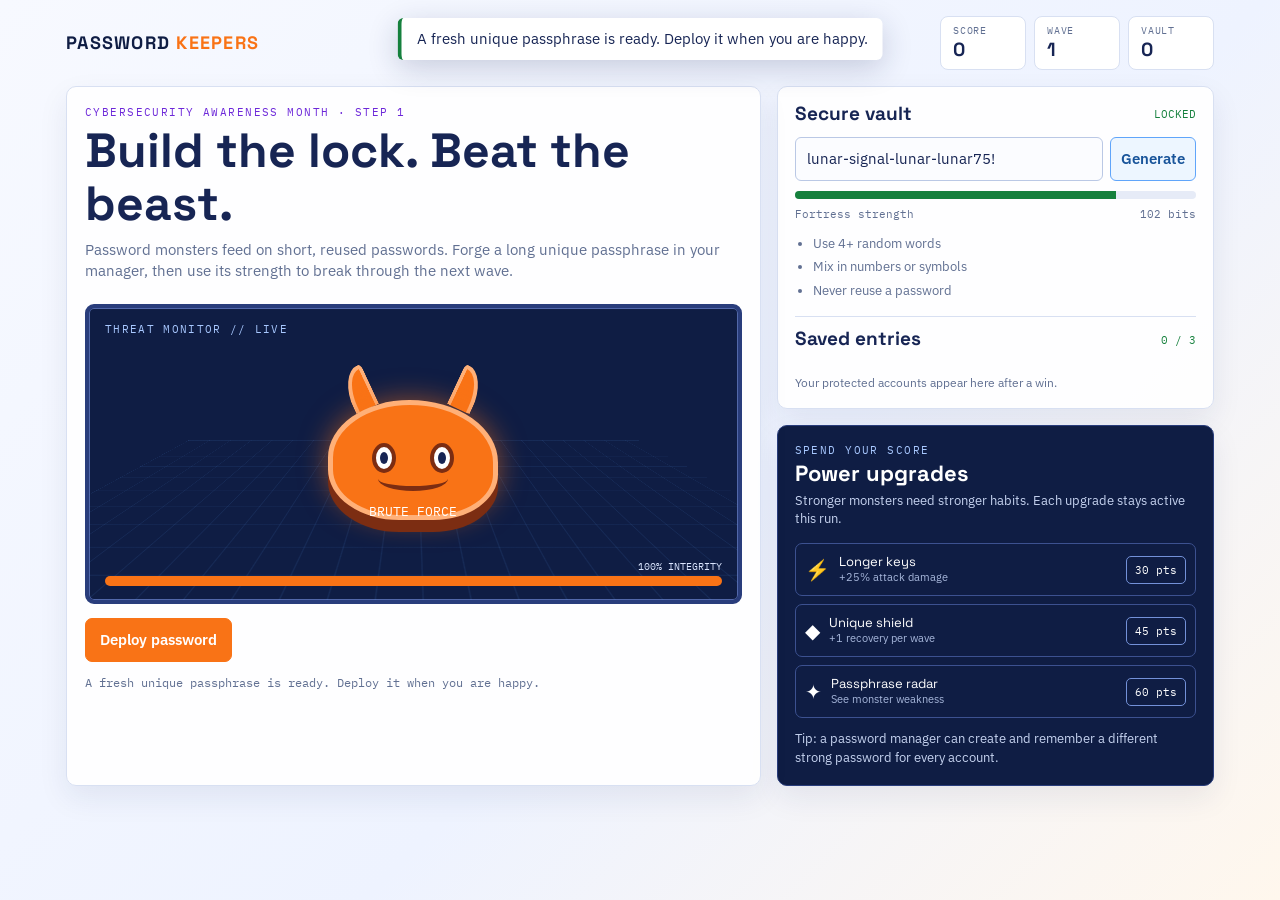
<file: game1.html>
<!doctype html>
<html lang="en">
<head>
<meta charset="utf-8">
<meta name="viewport" content="width=device-width,initial-scale=1,viewport-fit=cover">
<title>Password Keepers</title>
<link rel="preconnect" href="https://fonts.googleapis.com">
<link rel="preconnect" href="https://fonts.gstatic.com" crossorigin>
<link href="https://fonts.googleapis.com/css2?family=Space+Grotesk:wght@500;700&family=IBM+Plex+Mono:wght@500&family=IBM+Plex+Sans:wght@400;500;600&display=swap" rel="stylesheet">
<style>
:root{--ink:#172554;--deep:#0f1d44;--paper:#f7f9ff;--white:#fff;--line:#d8e0f2;--sky:#60a5fa;--violet:#6d28d9;--coral:#f97316;--good:#15803d;--bad:#be123c;--mute:#617092;--display:"Space Grotesk","Trebuchet MS",sans-serif;--body:"IBM Plex Sans",sans-serif;--mono:"IBM Plex Mono",monospace}
*{box-sizing:border-box}body{margin:0;background:linear-gradient(135deg,#f7f9ff 0%,#eef3ff 58%,#fff7ed 100%);color:var(--ink);font-family:var(--body);font-size:15px;line-height:1.45}button,input{font:inherit}button{cursor:pointer}button:focus-visible,input:focus-visible{outline:3px solid var(--sky);outline-offset:2px}.app{min-height:100vh;max-width:1180px;margin:auto;padding:16px}.top{display:flex;align-items:center;gap:14px;flex-wrap:wrap;margin-bottom:16px}.brand{font-family:var(--display);font-weight:700;letter-spacing:.07em;color:var(--deep);font-size:18px;margin-right:auto}.brand span{color:var(--coral)}.statbar{display:flex;gap:8px;flex-wrap:wrap}.stat{background:var(--white);border:1px solid var(--line);border-radius:8px;padding:7px 12px;min-width:86px}.stat label{display:block;color:var(--mute);font:10px var(--mono);letter-spacing:.08em;text-transform:uppercase}.stat output{font:700 19px var(--display)}
.layout{display:grid;grid-template-columns:minmax(0,1.35fr) minmax(290px,.85fr);gap:16px}.panel{background:rgba(255,255,255,.92);border:1px solid var(--line);border-radius:10px;box-shadow:0 12px 30px rgba(23,37,84,.08)}.arena{padding:18px;position:relative;overflow:hidden;min-height:570px}.eyebrow{font:11px var(--mono);letter-spacing:.13em;text-transform:uppercase;color:var(--violet)}h1,h2,h3{font-family:var(--display);line-height:1.1;margin:0}h1{font-size:clamp(28px,4vw,48px);max-width:650px;margin:6px 0 8px}h2{font-size:22px}p{margin:0}.lede{color:var(--mute);max-width:640px}.zone{position:relative;height:300px;margin-top:22px;border-radius:9px;background:var(--deep);overflow:hidden;border:4px solid #293d7c;box-shadow:inset 0 0 0 1px #5268aa}.zone:before{content:"";position:absolute;inset:0;background-image:linear-gradient(rgba(96,165,250,.1) 1px,transparent 1px),linear-gradient(90deg,rgba(96,165,250,.1) 1px,transparent 1px);background-size:30px 30px;transform:perspective(220px) rotateX(38deg) scale(1.6);transform-origin:bottom}.zone-label{position:absolute;left:16px;top:14px;color:#a8c8ff;font:11px var(--mono);letter-spacing:.12em}.monster{position:absolute;left:50%;top:52%;transform:translate(-50%,-50%);width:min(52vw,250px);height:150px;display:grid;place-items:center;transition:filter .2s,transform .2s}.monster .body{position:absolute;width:170px;height:120px;border-radius:48% 52% 38% 42%;background:var(--coral);border:5px solid #ffb078;box-shadow:0 12px 0 #7c2d12,0 0 28px rgba(249,115,22,.55)}.monster .horn{position:absolute;top:-18px;width:25px;height:44px;background:var(--coral);border:4px solid #ffb078;border-bottom:0}.horn.left{left:58px;transform:rotate(-25deg);border-radius:90% 15% 0 0}.horn.right{right:58px;transform:rotate(25deg);border-radius:15% 90% 0 0}.face{position:relative;z-index:2;display:flex;gap:34px;align-items:center;margin-top:-3px}.eye{width:24px;height:30px;border-radius:50%;background:#fff;border:4px solid #7c2d12;position:relative}.eye:after{content:"";position:absolute;width:8px;height:12px;border-radius:50%;background:#172554;left:4px;top:5px}.mouth{position:absolute;top:82px;left:50%;width:70px;height:24px;border-bottom:5px solid #7c2d12;border-radius:50%;transform:translateX(-50%)}.monster.hit{animation:hit .35s ease}.monster.defeated{filter:grayscale(1);opacity:.28;transform:translate(-50%,-50%) scale(.6)}@keyframes hit{25%{transform:translate(-54%,-50%) rotate(-5deg)}75%{transform:translate(-46%,-50%) rotate(5deg)}}.monster-name{position:absolute;bottom:15px;left:50%;transform:translateX(-50%);color:#fff;font:13px var(--mono);white-space:nowrap;z-index:3}.health{position:absolute;left:16px;right:16px;bottom:14px;height:10px;background:#1f2c56;border-radius:5px;overflow:hidden}.health i{display:block;height:100%;width:100%;background:var(--coral);transition:width .25s}.health-label{position:absolute;right:16px;bottom:27px;color:#dbe6ff;font:10px var(--mono)}.power-row{display:flex;gap:8px;flex-wrap:wrap;align-items:center;margin-top:14px}.btn{border:1px solid var(--violet);border-radius:7px;background:var(--violet);color:#fff;font-weight:600;padding:10px 14px}.btn:hover:not(:disabled){filter:brightness(1.1);transform:translateY(-1px)}.btn.secondary{background:#fff;color:var(--violet)}.btn.danger{background:var(--coral);border-color:var(--coral)}.btn:disabled{opacity:.45;cursor:not-allowed}.powers{display:flex;gap:6px;flex-wrap:wrap}.power{padding:7px 9px;border-radius:6px;background:#edf2ff;border:1px solid #c9d6f4;color:var(--ink);font:11px var(--mono)}.power.ready{border-color:var(--good);color:var(--good);background:#effcf3}.log{margin-top:13px;min-height:34px;color:var(--mute);font:12px var(--mono)}
.side{display:flex;flex-direction:column;gap:16px}.vault,.upgrade{padding:17px}.side-head{display:flex;justify-content:space-between;align-items:center;gap:10px;margin-bottom:12px}.side-head h2{font-size:19px}.lock{font:11px var(--mono);color:var(--good)}.field{display:flex;gap:7px;margin-bottom:10px}.field input{min-width:0;flex:1;border:1px solid #bac8e5;border-radius:6px;padding:10px 11px;color:var(--ink);background:#fbfcff}.small-btn{border:1px solid var(--sky);background:#edf6ff;color:#18549a;border-radius:6px;padding:8px 10px;font-weight:600}.meter{height:8px;background:#e6ebf7;border-radius:4px;overflow:hidden;margin:5px 0 8px}.meter i{height:100%;display:block;width:0;background:var(--bad);transition:width .2s,background .2s}.strength{font:11px var(--mono);color:var(--mute);display:flex;justify-content:space-between}.tips{padding:0 0 0 18px;margin:14px 0 0;color:var(--mute);font-size:13px}.tips li{margin:5px 0}.saved{border-top:1px solid var(--line);margin-top:15px;padding-top:12px}.saved-list{display:flex;flex-direction:column;gap:6px;margin-top:8px}.saved-item{display:flex;justify-content:space-between;gap:8px;padding:7px 8px;border-radius:5px;background:#f2f5fc;font:11px var(--mono)}.saved-item b{color:var(--good);font-weight:500}.upgrade{background:var(--deep);color:#fff;border-color:#293d7c}.upgrade .eyebrow{color:#a8c8ff}.upgrade h2{margin:4px 0 6px}.upgrade p{color:#c6d3f0;font-size:13px}.upgrade-grid{display:grid;gap:8px;margin-top:14px}.upgrade-item{display:flex;align-items:center;gap:9px;padding:9px;border:1px solid #3c5190;border-radius:7px}.upgrade-item .icon{font-size:20px}.upgrade-item .u-copy{margin-right:auto}.upgrade-item strong{display:block;font:13px var(--display)}.upgrade-item small{display:block;color:#a8b8dc;font-size:11px}.buy{font:11px var(--mono);padding:6px 8px;border:1px solid #7391d8;border-radius:5px;background:transparent;color:#fff}.buy:not(:disabled):hover{background:#344c91}.buy:disabled{opacity:.45}.note{font-size:12px;color:var(--mute);margin-top:12px}.toast{position:fixed;left:50%;top:18px;transform:translate(-50%,-12px);opacity:0;pointer-events:none;background:#fff;border-left:4px solid var(--good);box-shadow:0 8px 30px rgba(23,37,84,.2);padding:10px 15px;border-radius:6px;transition:.2s;z-index:5}.toast.show{opacity:1;transform:translate(-50%,0)}.toast.bad{border-left-color:var(--bad)}
@media(max-width:780px){.layout{grid-template-columns:1fr}.arena{min-height:0}.zone{height:280px}}@media(max-width:480px){.app{padding:10px}.arena,.vault,.upgrade{padding:13px}.stat{min-width:76px;padding:6px 8px}.stat output{font-size:16px}.zone{height:250px}.monster{transform:translate(-50%,-50%) scale(.84)}.monster.defeated{transform:translate(-50%,-50%) scale(.5)}.toast{top:72px}}
@media(prefers-reduced-motion:reduce){*{transition:none!important;animation:none!important}}
</style>
</head>
<body>
<main class="app">
	<header class="top"><div class="brand">PASSWORD <span>KEEPERS</span></div><div class="statbar"><div class="stat"><label>Score</label><output id="score">0</output></div><div class="stat"><label>Wave</label><output id="wave">1</output></div><div class="stat"><label>Vault</label><output id="vaultCount">0</output></div></div></header>
	<div class="layout">
		<section class="panel arena" aria-labelledby="title">
			<div class="eyebrow">Cybersecurity Awareness Month · Step 1</div>
			<h1 id="title">Build the lock. Beat the beast.</h1>
			<p class="lede">Password monsters feed on short, reused passwords. Forge a long unique passphrase in your manager, then use its strength to break through the next wave.</p>
			<div class="zone" aria-label="Password monster battle arena">
				<div class="zone-label">THREAT MONITOR // LIVE</div>
				<div class="monster" id="monster"><i class="horn left"></i><i class="horn right"></i><i class="body"></i><div class="face"><i class="eye"></i><i class="eye"></i></div><i class="mouth"></i><strong class="monster-name" id="monsterName">BRUTE FORCE</strong></div>
				<div class="health-label"><span id="healthText">100</span>% INTEGRITY</div><div class="health"><i id="healthBar"></i></div>
			</div>
			<div class="power-row"><button class="btn danger" id="attack" type="button">Deploy password</button><div class="powers" id="powerList"></div></div>
			<div class="log" id="log" role="status">Your manager is ready. Forge a password to deploy your first defense.</div>
		</section>
		<aside class="side">
			<section class="panel vault" aria-labelledby="vaultTitle">
				<div class="side-head"><h2 id="vaultTitle">Secure vault</h2><span class="lock">LOCKED</span></div>
				<div class="field"><input id="password" type="text" autocomplete="off" placeholder="Type or generate a passphrase" aria-label="Password to test"><button class="small-btn" id="generate" type="button">Generate</button></div>
				<div class="meter"><i id="meterBar"></i></div><div class="strength"><span id="strengthText">No password yet</span><span id="bits">0 bits</span></div>
				<ul class="tips"><li>Use 4+ random words</li><li>Mix in numbers or symbols</li><li>Never reuse a password</li></ul>
				<div class="saved"><div class="side-head"><h2>Saved entries</h2><span class="lock" id="savedCount">0 / 3</span></div><div class="saved-list" id="savedList"><span class="note">Your protected accounts appear here after a win.</span></div></div>
			</section>
			<section class="panel upgrade" aria-labelledby="upgradeTitle"><div class="eyebrow">Spend your score</div><h2 id="upgradeTitle">Power upgrades</h2><p>Stronger monsters need stronger habits. Each upgrade stays active this run.</p><div class="upgrade-grid"><div class="upgrade-item"><span class="icon">⚡</span><div class="u-copy"><strong>Longer keys</strong><small>+25% attack damage</small></div><button class="buy" data-upgrade="long" type="button">30 pts</button></div><div class="upgrade-item"><span class="icon">◆</span><div class="u-copy"><strong>Unique shield</strong><small>+1 recovery per wave</small></div><button class="buy" data-upgrade="shield" type="button">45 pts</button></div><div class="upgrade-item"><span class="icon">✦</span><div class="u-copy"><strong>Passphrase radar</strong><small>See monster weakness</small></div><button class="buy" data-upgrade="radar" type="button">60 pts</button></div></div><p class="note">Tip: a password manager can create and remember a different strong password for every account.</p></section>
		</aside>
	</div>
</main><div class="toast" id="toast" role="status"></div>
<script>
const words=['orbit','cactus','velvet','signal','comet','harbor','maple','lunar','pixel','thunder','quartz','meadow','rocket','violet','copper','glacier'];
const monsters=[['BRUTE FORCE',70,'long passwords'],['REUSE WRAITH',105,'unique passwords'],['PHISHING FIEND',145,'careful passwords'],['VAULT TITAN',205,'a password manager']];
const state={score:0,wave:1,hp:70,maxHp:70,password:'',entries:0,upgrades:{long:false,shield:false,radar:false},power:0};
const $=id=>document.getElementById(id); const monster=$('monster');
function render(){const strength=measure(state.password);$('score').textContent=state.score;$('wave').textContent=state.wave;$('vaultCount').textContent=state.entries;$('healthBar').style.width=Math.max(0,state.hp/state.maxHp*100)+'%';$('healthText').textContent=Math.max(0,Math.round(state.hp/state.maxHp*100));$('monsterName').textContent=monsters[Math.min(state.wave-1,monsters.length-1)][0];$('meterBar').style.width=strength+'%';$('meterBar').style.background=strength>75?'#15803d':strength>45?'#f97316':'#be123c';$('strengthText').textContent=state.password?(strength>75?'Fortress strength':strength>45?'Getting stronger':'Too easy to crack'):'No password yet';$('bits').textContent=Math.round(strength*1.28)+' bits';$('attack').disabled=!state.password||state.hp<=0;document.querySelectorAll('.buy').forEach(button=>{const key=button.dataset.upgrade;button.disabled=state.score<Number(button.textContent)||state.upgrades[key];if(state.upgrades[key])button.textContent='OWNED'});$('powerList').innerHTML=Object.entries(state.upgrades).filter(([,owned])=>owned).map(([key])=>'<span class="power ready">'+({long:'LONGER KEYS',shield:'UNIQUE SHIELD',radar:'RADAR ONLINE'}[key])+'</span>').join('');}
function measure(value){if(!value)return 0;let score=Math.min(58,value.length*4);if(/[A-Z]/.test(value))score+=10;if(/[0-9]/.test(value))score+=10;if(/[^A-Za-z0-9 ]/.test(value))score+=12;if(value.trim().split(/\s+/).length>=4)score+=18;return Math.min(100,score)}
function makePassword(){const chosen=[];for(let i=0;i<4;i++)chosen.push(words[Math.floor(Math.random()*words.length)]);$('password').value=chosen.join('-')+Math.floor(Math.random()*90+10)+'!';state.password=$('password').value;render();say('A fresh unique passphrase is ready. Deploy it when you are happy.');}
function say(text,bad=false){$('log').textContent=text;const toast=$('toast');toast.textContent=text;toast.className='toast show'+(bad?' bad':'');clearTimeout(say.timer);say.timer=setTimeout(()=>toast.className='toast',2600)}
function attack(){const strength=measure(state.password);if(strength<55){say('The monster cracked that password. Add length, words, numbers, or symbols.',true);monster.classList.add('hit');setTimeout(()=>monster.classList.remove('hit'),350);return}let damage=Math.max(20,Math.round(strength*.62));if(state.upgrades.long)damage=Math.round(damage*1.25);if(state.upgrades.radar)damage+=12;state.hp-=damage;monster.classList.add('hit');setTimeout(()=>monster.classList.remove('hit'),350);if(state.hp>0){say('Direct hit! '+damage+' integrity removed. Keep building your password.');render();return}monster.classList.add('defeated');const reward=25+state.wave*15+Math.round(strength/5);state.score+=reward;state.entries=Math.min(3,state.entries+1);$('savedList').innerHTML='';for(let i=0;i<state.entries;i++){const item=document.createElement('div');item.className='saved-item';item.innerHTML='<span>account-'+(i+1)+' · ••••••••</span><b>UNIQUE</b>';$('savedList').appendChild(item)}$('savedCount').textContent=state.entries+' / 3';say('Wave cleared! +'+reward+' points. Your manager stored a unique password.');setTimeout(nextWave,900);render()}
function nextWave(){state.wave++;state.password='';$('password').value='';state.maxHp=70+(state.wave-1)*35;state.hp=state.maxHp;if(state.upgrades.shield)state.hp=Math.min(state.maxHp,state.hp+18);monster.classList.remove('defeated');render();if(state.wave>monsters.length){state.wave=1;state.maxHp=70;state.hp=70;say('You secured the vault! The monsters regroup for another run.');render()}else say('New threat detected: '+monsters[state.wave-1][2]+'. Forge a stronger key.')}
$('password').addEventListener('input',event=>{state.password=event.target.value;render()});$('generate').addEventListener('click',makePassword);$('attack').addEventListener('click',attack);document.querySelectorAll('.buy').forEach(button=>button.addEventListener('click',()=>{const key=button.dataset.upgrade;const cost=Number(button.textContent);if(state.score>=cost&&!state.upgrades[key]){state.score-=cost;state.upgrades[key]=true;say('Upgrade installed: '+button.parentElement.querySelector('strong').textContent+'.');render()}}));makePassword();
</script>
</body>
</html>
</file>
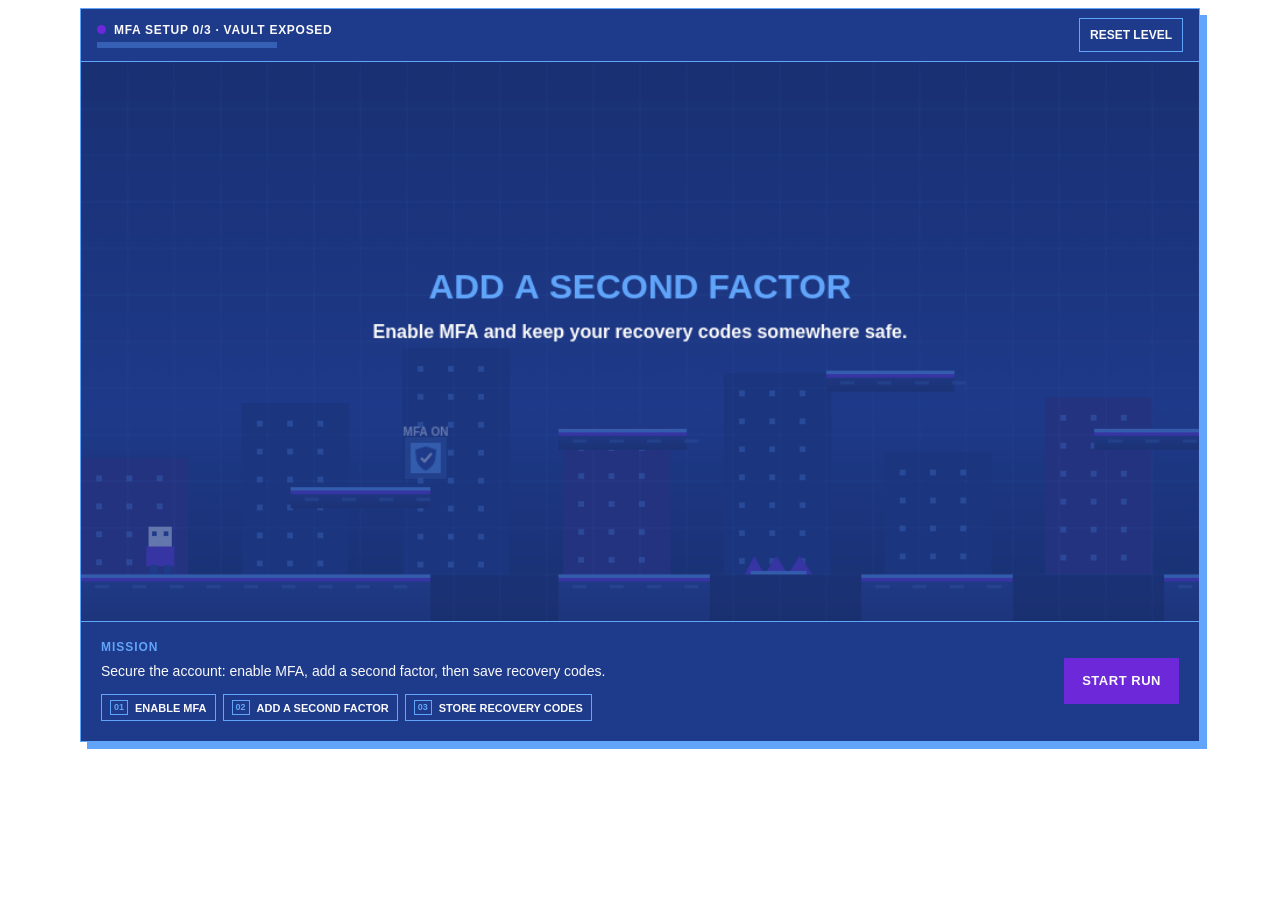
<file: game2.html>
<!doctype html>
<html lang="en">
<head>
  <meta charset="utf-8">
  <meta name="viewport" content="width=device-width, initial-scale=1">
  <meta name="theme-color" content="#101b1c">
  <title>Layer Up: Crypto Vault</title>
  <link rel="stylesheet" href="mfa-game.css">
  <script src="mfa-game.js" defer></script>
</head>
<body>
  <div id="layer-up-game" data-layer-up-game></div>
</body>
</html>
</file>
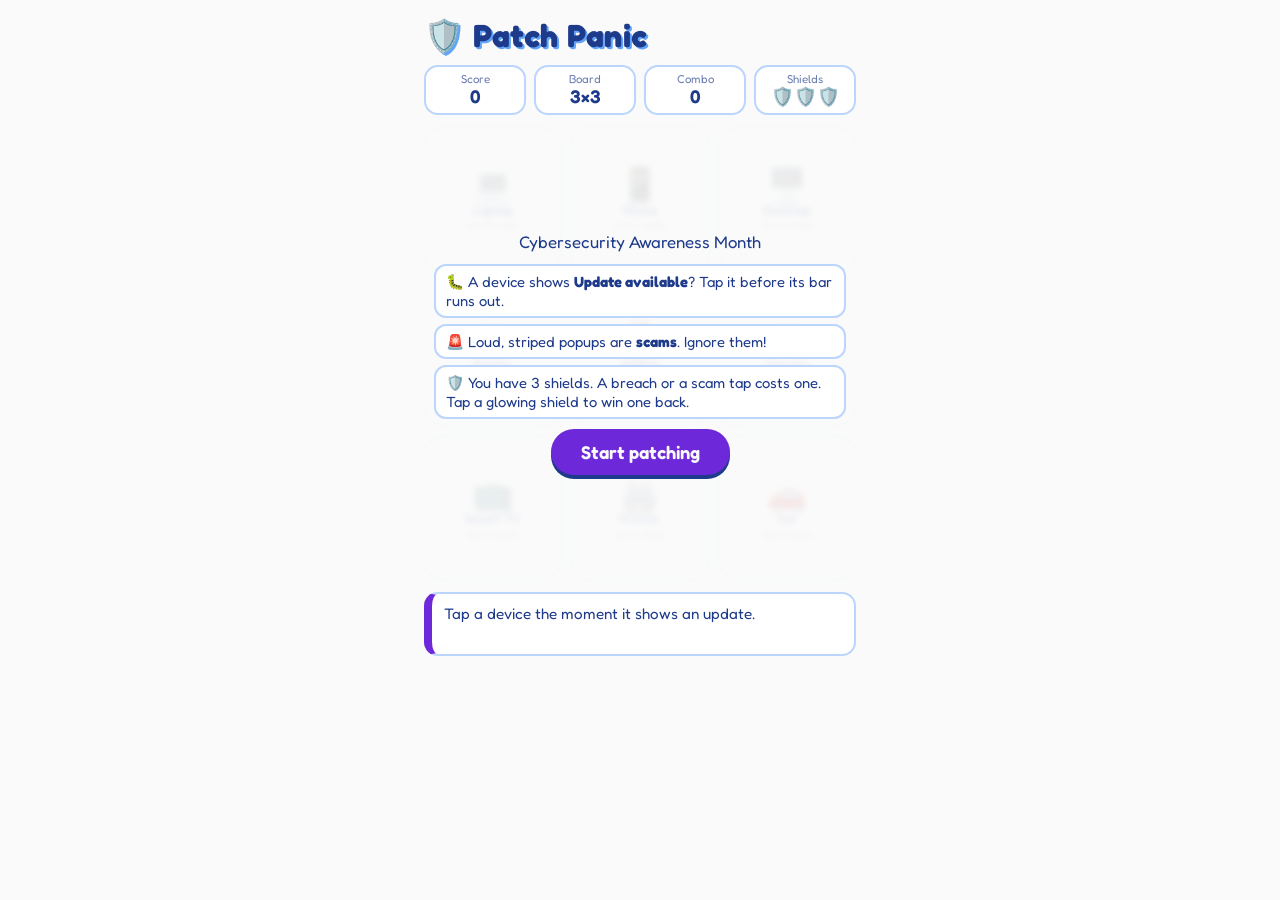
<file: game3.html>
<!DOCTYPE html>
<html lang="en">
<head>
<meta charset="utf-8">
<meta name="viewport" content="width=device-width, initial-scale=1, viewport-fit=cover">
<title>Patch Panic</title>
<link rel="preconnect" href="https://fonts.googleapis.com">
<link href="https://fonts.googleapis.com/css2?family=Fredoka:wght@400;500;600;700&display=swap" rel="stylesheet">
<style>
:root{--bg:#FAFAFA;--ink:#1E3A8A;--card:#ffffff;--line:#BBD5FC;--accent:#6D28D9;--sky:#60A5FA;--muted:color-mix(in srgb,var(--ink) 65%,var(--bg));
 box-sizing:border-box;padding-top:env(safe-area-inset-top,0px);padding-bottom:env(safe-area-inset-bottom,0px);color-scheme:light}
@media (prefers-color-scheme:dark){:root:not([data-theme="light"]){--bg:#14266A;--ink:#FAFAFA;--card:#1E3A8A;--line:#3556BC;--accent:#60A5FA;color-scheme:dark}}
:root[data-theme="dark"]{--bg:#14266A;--ink:#FAFAFA;--card:#1E3A8A;--line:#3556BC;--accent:#60A5FA;color-scheme:dark}
html{scroll-padding-top:env(safe-area-inset-top,0px)}
*{box-sizing:border-box}
body{margin:0;background:var(--bg);color:var(--ink);font-family:"Fredoka","Trebuchet MS","Segoe UI",system-ui,sans-serif;min-height:100vh;display:flex;justify-content:center;-webkit-tap-highlight-color:transparent}
main{width:100%;max-width:460px;padding:16px 14px 24px}
h1{margin:0;font-size:2rem;font-weight:700;letter-spacing:.01em;text-shadow:2px 2px 0 var(--sky)}
.top{display:flex;align-items:center;justify-content:space-between;gap:8px;margin-bottom:10px}
.hud{display:grid;grid-template-columns:repeat(4,1fr);gap:8px;margin-bottom:12px}
.hud div{background:var(--card);border:2px solid var(--line);border-radius:14px;padding:6px 8px;text-align:center;line-height:1.15}
.hud small{display:block;color:var(--muted);font-size:.72rem}
.hud b{font-size:1.15rem;font-weight:600}
#shields span{transition:opacity .3s,transform .3s}
#shields span.gone{opacity:.2;transform:scale(.8)}
#stage{position:relative}
#grid{display:grid;grid-template-columns:repeat(var(--n,3),1fr);gap:10px}
#grid.n4{gap:8px}#grid.n4 .ico{font-size:1.7rem}#grid.n4 .nm{font-size:.7rem}#grid.n4 .tag{font-size:.6rem}
#grid.n5{gap:6px}#grid.n5 .ico{font-size:1.4rem}#grid.n5 .nm{font-size:.62rem}#grid.n5 .tag{font-size:.54rem}
#grid.n6{gap:5px}#grid.n6 .ico{font-size:1.15rem}#grid.n6 .nm{font-size:.55rem}#grid.n6 .tag{font-size:.5rem}
#grid.n5 .tile,#grid.n6 .tile{border-radius:12px}
#grid.calm .bug{animation:none}
@keyframes pulse{50%{box-shadow:0 0 0 6px #60A5FA88;scale:1.05}}
.shield{background:#FAFAFA;border:3px solid #60A5FA;color:#1E3A8A;animation:pulse .7s infinite}
.shield .tag{color:#1E3A8A;font-weight:700}
.tile{position:relative;overflow:hidden;aspect-ratio:1/1.05;border-radius:18px;border:2px solid var(--line);background:var(--card);color:var(--ink);font:inherit;display:flex;flex-direction:column;align-items:center;justify-content:center;gap:2px;padding:6px 4px;cursor:pointer;touch-action:manipulation;transition:transform .1s,background .2s}
.tile:active{transform:scale(.95)}
.tile:focus-visible{outline:3px solid var(--sky);outline-offset:2px}
.ico{font-size:2.1rem;line-height:1}
.nm{font-weight:600;font-size:.82rem;line-height:1.1;text-align:center}
.tag{font-size:.7rem;color:var(--muted);line-height:1.1;text-align:center}
.bar{position:absolute;left:0;bottom:0;height:6px;width:100%;background:var(--sky);transform-origin:left}
.idle .bar,.ok .bar,.bad .bar{display:none}
@keyframes shrink{to{transform:scaleX(0)}}
@keyframes wig{0%,100%{rotate:0deg}25%{rotate:-3deg}75%{rotate:3deg}}
@keyframes blink{50%{opacity:.55}}
.bug{background:var(--accent);border-color:var(--sky);color:#FAFAFA;animation:wig .5s infinite}
.bug .tag{color:#FAFAFA}
.fake{background:repeating-linear-gradient(45deg,#1E3A8A 0 10px,#6D28D9 10px 20px);border:3px dashed #FAFAFA;color:#FAFAFA}
.fake .nm{text-shadow:0 1px 3px #1E3A8A;animation:blink .35s infinite}
.fake .tag{color:#FAFAFA;font-weight:700}
.ok{background:var(--sky);border-color:var(--sky);color:#1E3A8A}
.ok .tag{color:#1E3A8A}
.bad{background:#1E3A8A;border-color:var(--accent);color:#FAFAFA}
.bad .tag{color:#FAFAFA}
@keyframes shake{20%{translate:-6px}40%{translate:6px}60%{translate:-4px}80%{translate:4px}}
.shake{animation:shake .35s}
@keyframes glitch{0%{translate:0;filter:none}25%{translate:-5px 2px;filter:hue-rotate(70deg) saturate(2.5)}50%{translate:5px -2px;filter:invert(.25)}75%{translate:-3px 1px;filter:hue-rotate(-70deg) contrast(1.4)}100%{translate:0;filter:none}}
.infected{animation:glitch .18s steps(2) 8}
#virus{position:absolute;inset:-6px;z-index:4;pointer-events:none;border-radius:22px;overflow:hidden;display:none}
#virus.on{display:block;background:#6D28D955;animation:vflash 1.5s steps(1) forwards}
#virus.on::before{content:"";position:absolute;inset:0;background:repeating-linear-gradient(0deg,rgba(250,250,250,.14) 0 2px,transparent 2px 4px)}
@keyframes vflash{0%{background:#6D28D9D9}12%{background:#1E3A8ACC}24%{background:#6D28D9AA}36%{background:#60A5FA66}50%{background:#6D28D988}65%{background:#1E3A8A66}82%{background:#6D28D933}100%{background:transparent}}
#virus i{position:absolute;font-style:normal;font-size:1.8rem;opacity:0;animation:vfloat 1.4s ease-out forwards}
@keyframes vfloat{0%{opacity:0;scale:.3}20%{opacity:1}100%{opacity:0;scale:1.6;translate:0 -40px}}
#virus .vt{position:absolute;left:50%;top:50%;translate:-50% -50%;width:90%;text-align:center;font-weight:700;font-size:1.5rem;color:#FAFAFA;text-shadow:3px 0 #60A5FA,-3px 0 #6D28D9;animation:vjit .12s steps(2) infinite}
#virus .vt small{display:block;font-size:.85rem;font-weight:500}
@keyframes vjit{50%{translate:-48% -51%}}
#tip{margin-top:12px;min-height:64px;background:var(--card);border:2px solid var(--line);border-left:8px solid var(--accent);border-radius:14px;padding:10px 12px;font-size:.95rem;line-height:1.3}
#tip.bad{background:var(--card);color:var(--ink);border-left-color:var(--sky)}
#tip b{color:var(--accent)}
#ov{position:absolute;inset:-6px;background:color-mix(in srgb,var(--bg) 92%,transparent);backdrop-filter:blur(3px);border-radius:22px;display:flex;flex-direction:column;align-items:center;justify-content:center;text-align:center;padding:16px;gap:10px;z-index:5}
#ov.hide{display:none}
#ov p{margin:0;line-height:1.3}
.rules{display:flex;flex-direction:column;gap:6px;text-align:left;font-size:.92rem;width:100%}
.rules p{background:var(--card);border:2px solid var(--line);border-radius:12px;padding:6px 10px}
.big{font-size:2.6rem;font-weight:700;line-height:1}
button.go{font:inherit;font-weight:600;font-size:1.15rem;background:var(--accent);color:#FAFAFA;border:0;border-radius:999px;padding:12px 30px;cursor:pointer;box-shadow:0 4px 0 #1E3A8A;touch-action:manipulation}
button.go:active{transform:translateY(3px);box-shadow:0 1px 0 #1E3A8A}
button.go:focus-visible{outline:3px solid var(--sky);outline-offset:3px}
@media (prefers-reduced-motion:reduce){.bug,.fake .nm,.shake,.infected,#virus.on,#virus i,#virus .vt{animation:none}.shield{animation:none}#virus i{opacity:1}}
</style>
</head>
<body>
<main>
 <div class="top"><h1>🛡️ Patch Panic</h1></div>
 <div class="hud" aria-live="off">
  <div><small>Score</small><b id="sc">0</b></div>
  <div><small>Board</small><b id="lv">3×3</b></div>
  <div><small>Combo</small><b id="cb">0</b></div>
  <div><small>Shields</small><b id="shields"></b></div>
 </div>
 <div id="stage">
  <div id="grid"></div>
  <div id="virus"></div>
  <div id="ov"></div>
 </div>
 <div id="tip" role="status">Tap a device the moment it shows an update.</div>
</main>
<script>
const DEV=[["💻","Laptop"],["📱","Phone"],["🖥️","Desktop"],["📡","Router"],["⌚","Watch"],["🎮","Console"],["📺","Smart TV"],["🖨️","Printer"],["🚗","Car"]];
DEV.push(["🎧","Headphones"],["📷","Camera"],["🔔","Doorbell"],["🤖","Robot vac"],["💡","Smart bulb"],["🔒","Smart lock"],["🏠","Thermostat"],["💳","Card reader"],["🔊","Speaker"]);
const KINDS=["Security patch","Critical update","Firmware update","Bug fix"];
const FAKES=[["🎁","FREE super update!"],["🚨","Your PC is infected!"],["💸","You won a driver!"],["📥","Install this fix NOW"]];
const TIPS=[
 "Updates fix security holes that attackers already know about.",
 "Turn on automatic updates so you never fall behind.",
 "Routers, TVs, printers and cars need updates too.",
 "Restart when asked. Many updates only finish after a reboot.",
 "“Remind me later” keeps the hole open. Pick a time tonight instead.",
 "Updates also bring speed boosts and new features.",
 "Software that no longer gets updates should be retired or replaced.",
 "Update apps from the official app store, not from links in messages."
];
const $=s=>document.querySelector(s),pick=a=>a[Math.random()*a.length|0];
const grid=$("#grid"),ov=$("#ov"),tip=$("#tip"),tiles=[];
let S={on:false},spawnT=0,tipN=0,best=0;
try{best=+localStorage.getItem("pp-best")||0}catch(e){}

function buildGrid(n){
 tiles.forEach(t=>clearTimeout(t.t));tiles.length=0;grid.innerHTML="";
 grid.style.setProperty("--n",n);grid.classList.remove("n3","n4","n5","n6");grid.classList.add("n"+n);
 for(let i=0;i<n*n;i++){
  const d=DEV[i%DEV.length],ico=d[0],nm=d[1]+(i>=DEV.length?" 2":"");
  const b=document.createElement("button");
  b.innerHTML='<span class="ico"></span><span class="nm"></span><span class="tag"></span><i class="bar"></i>';
  b.onclick=()=>hit(i);grid.appendChild(b);
  tiles.push({el:b,ico,nm,mode:"idle",t:0});setTile(i,"idle",0);
 }
}

function setTile(i,mode,life,v){
 const T=tiles[i],e=T.el;clearTimeout(T.t);T.mode=mode;
 v=v||{idle:[T.ico,T.nm,"Up to date"]}.idle;
 e.className="tile "+mode;
 e.children[0].textContent=v[0];e.children[1].textContent=v[1];e.children[2].textContent=v[2];
 e.setAttribute("aria-label",mode==="fake"?"Fake popup: "+v[1]:mode==="shield"?"Shield power-up: tap to restore a shield":T.nm+", "+v[2]);
 const bar=e.children[3];bar.style.animation="none";
 if(life){void bar.offsetWidth;bar.style.animation="shrink "+life+"ms linear forwards";T.t=setTimeout(()=>expire(i),life)}
}
function say(html,kind){tip.className=kind||"";tip.innerHTML=html}
function hud(){
 $("#sc").textContent=S.score;$("#lv").textContent=S.n+"×"+S.n;$("#cb").textContent=S.combo>1?"🔥"+S.combo:S.combo;
 $("#shields").innerHTML=[0,1,2].map(n=>'<span class="'+(n<S.lives?"":"gone")+'">🛡️</span>').join("");
}
function lose(i,view,msg){
 S.lives--;S.combo=0;
 grid.classList.remove("shake");void grid.offsetWidth;grid.classList.add("shake");
 setTile(i,"bad",700,view);say(msg,"bad");hud();
 if(S.lives<=0)setTimeout(end,500);
}
function expire(i){
 const m=tiles[i].mode;if(!S.on&&m!=="ok"&&m!=="bad"){setTile(i,"idle",0);return}
 if(m==="bug")lose(i,["💥","Breached!","Unpatched"],"<b>Breach!</b> You left "+tiles[i].nm+" waiting too long. Attackers love devices that skip updates.");
 else if(m==="fake"){S.score+=3;S.dodged++;setTile(i,"idle",0);say("<b>Nice ignore!</b> Real updates never shout at you from a popup. +3","");hud()}
 else setTile(i,"idle",0);
}
function hit(i){
 if(!S.on)return;const T=tiles[i];
 if(T.mode==="bug"){
  S.combo++;const mult=Math.min(4,1+Math.floor((S.combo-1)/4));
  S.score+=10*mult;S.patched++;
  setTile(i,"ok",450,["✅",T.nm,"Patched! +"+10*mult]);
  say("<b>Patched!</b> "+TIPS[tipN++%TIPS.length],"");if(S.patched%50===0)grow();
  hud();
 }else if(T.mode==="shield"){
  S.lives=Math.min(3,S.lives+1);setTile(i,"ok",450,["🛡️","Shield","Restored!"]);
  say("<b>Shield restored!</b> Nice catch. Keep your defenses up.","");hud();
 }else if(T.mode==="fake"){virus();
  lose(i,["☠️","Scam!","Fake update"],"<b>That was a fake!</b> Popups and pushy ads are a trap. Update only from Settings or the official app store.");
 }
}
function spawn(){
 if(!S.on)return;
 const h=((Date.now()-S.t0)/15000+(S.patched-S.base)/12)*(S.patched>=100?.7:1),L=1+Math.floor(h);
 if(L>S.level){S.level=L;say("<b>Speed "+L+"!</b> Everything is getting faster.","");hud()}
 const act=tiles.filter(t=>t.mode==="bug"||t.mode==="fake").length,max=Math.min(2+(S.n-3)*2+Math.floor(h/2),Math.floor(S.n*S.n/2));
 if(act<max){
  const idle=tiles.map((t,i)=>i).filter(i=>tiles[i].mode==="idle");
  if(idle.length){
   const i=pick(idle),T=tiles[i];
   if(S.lives<3&&S.spawned>3&&!tiles.some(t=>t.mode==="shield")&&Math.random()<.15){setTile(i,"shield",2600,["🛡️","Shield!","Tap to win one back"])}else
   if(S.spawned>1&&Math.random()<Math.min(.4,.25+h*.02)){const f=pick(FAKES);setTile(i,"fake",Math.max(1400,2300-h*80),[f[0],f[1],"Click now!!!"])}
   else setTile(i,"bug",Math.max(1100,3500-h*220),[T.ico,T.nm,"🐛 "+pick(KINDS)]);
   S.spawned++;
  }
 }
 spawnT=setTimeout(spawn,Math.max(300,1000-h*75));
}
function virus(){
 const v=$("#virus");v.className="";
 v.innerHTML='<div class="vt">☠️ VIRUS INSTALLED<small>You tapped a fake update</small></div>';
 for(let k=0;k<16;k++){const e=document.createElement("i");e.textContent="🦠";e.style.left=Math.random()*90+"%";e.style.top=Math.random()*90+"%";e.style.animationDelay=Math.random()*.6+"s";v.appendChild(e)}
 void v.offsetWidth;v.className="on";
 grid.classList.remove("infected");void grid.offsetWidth;grid.classList.add("infected");
 clearTimeout(virus.t);virus.t=setTimeout(()=>{v.className="";v.innerHTML="";grid.classList.remove("infected")},1700);
}
function grow(){
 if(S.patched>=100)grid.classList.add("calm");
 if(S.n<6){
  S.n++;buildGrid(S.n);S.base=S.patched;S.t0=Date.now();S.level=1;
  say("<b>Board upgrade!</b> "+S.n+"×"+S.n+" now, and the speed resets."+(S.patched>=100?" Updates no longer wiggle, so look closely.":""),"");
 }else say("<b>Max board!</b> You\u2019re patching a 6×6 network. Keep going.","");
 hud();
}
function start(){
 S={on:true,t0:Date.now(),n:3,base:0,score:0,level:1,combo:0,lives:3,patched:0,dodged:0,spawned:0};
 tiles.forEach((t,i)=>setTile(i,"idle",0));
 buildGrid(3);grid.classList.remove("calm","infected");$("#virus").className="";ov.className="hide";say("Go! Tap devices with a 🐛 before the bar runs out.","");hud();
 spawnT=setTimeout(spawn,500);
}
function end(){
 S.on=false;clearTimeout(spawnT);tiles.forEach((t,i)=>setTile(i,"idle",0));
 const sc=S.score,rank=sc<60?"Update Rookie 🐣":sc<160?"Patch Padawan 🛠️":sc<320?"Patch Master 🧙":"Update Legend 👑";
 const isBest=sc>best;if(isBest){best=sc;try{localStorage.setItem("pp-best",sc)}catch(e){}}
 ov.className="";
 ov.innerHTML='<div class="big">'+sc+'</div><p><b>'+rank+'</b></p><p>'+S.patched+' devices patched · '+S.dodged+' scams dodged'+(isBest&&sc>0?'<br>🎉 New best score!':'<br>Best: '+best)+'</p>'+
 '<div class="rules"><p>🔄 Turn on <b>automatic updates</b> everywhere.</p><p>🚫 Never install an “update” from a popup or message.</p><p>📡 Patch the quiet devices too: routers, TVs, printers.</p></div>'+
 '<button class="go" id="again">Play again</button>';
 $("#again").onclick=start;$("#again").focus();
}
function intro(){
 ov.innerHTML='<p style="font-size:1.05rem">Cybersecurity Awareness Month</p>'+
 '<div class="rules"><p>🐛 A device shows <b>Update available</b>? Tap it before its bar runs out.</p><p>🚨 Loud, striped popups are <b>scams</b>. Ignore them!</p><p>🛡️ You have 3 shields. A breach or a scam tap costs one. Tap a glowing shield to win one back.</p></div>'+
 '<button class="go" id="play">Start patching</button>';
 $("#play").onclick=start;
}
S={score:0,level:1,combo:0,lives:3,on:false,n:3,base:0};buildGrid(3);hud();intro();
</script>
</body>
</html>
</file>
<file: mfa-game.css>
.layer-up-game {
  --lu-ink: #1E3A8A;
  --lu-muted: #1E3A8A;
  --lu-paper: #FAFAFA;
  --lu-panel: #FAFAFA;
  --lu-line: #60A5FA;
  --lu-sky: #60A5FA;
  --lu-purple: #6D28D9;
  box-sizing: border-box;
  width: min(100%, 1120px);
  margin: 0 auto;
  padding: 0;
  color: var(--lu-ink);
  background: transparent;
  font-family: "Aptos Display", "Trebuchet MS", sans-serif;
}

.layer-up-game *,
.layer-up-game *::before,
.layer-up-game *::after {
  box-sizing: border-box;
}

.layer-up-game button {
  color: inherit;
  font: inherit;
}

.lu-game-frame {
  overflow: hidden;
  border: 1px solid #60A5FA;
  background: #1E3A8A;
  box-shadow: 7px 7px 0 #60A5FA;
}

.lu-game-bar {
  display: flex;
  min-height: 53px;
  align-items: center;
  justify-content: space-between;
  gap: 12px;
  padding: 9px 16px;
  border-bottom: 1px solid #60A5FA;
  color: #FAFAFA;
  font-size: 12px;
  font-weight: 800;
  letter-spacing: 0.06em;
  text-transform: uppercase;
}

.lu-security-status {
  display: grid;
  min-width: 0;
  flex: 1;
  gap: 5px;
}

.lu-vault-status {
  display: inline-flex;
  flex-wrap: wrap;
  align-items: center;
  gap: 8px;
}

.lu-vault-status::before {
  width: 9px;
  aspect-ratio: 1;
  background: #6D28D9;
  border-radius: 50%;
  content: "";
}

.lu-vault-status.is-secure::before {
  background: var(--lu-sky);
}

.lu-progress {
  display: block;
  width: min(100%, 180px);
  height: 6px;
  border: 0;
  appearance: none;
  background: rgba(96, 165, 250, 0.2);
}

.lu-progress::-webkit-progress-bar {
  background: rgba(96, 165, 250, 0.2);
}

.lu-progress::-webkit-progress-value {
  background: var(--lu-sky);
  transition: width 180ms ease-out;
}

.lu-progress::-moz-progress-bar {
  background: var(--lu-sky);
}

.lu-reset {
  min-width: 82px;
  min-height: 34px;
  padding: 6px 10px;
  border: 1px solid #60A5FA;
  background: transparent;
  color: #FAFAFA !important;
  cursor: pointer;
  font-size: 12px !important;
  font-weight: 800 !important;
  text-transform: uppercase;
}

.lu-reset:hover,
.lu-reset:focus-visible {
  border-color: var(--lu-sky);
  outline: 2px solid var(--lu-sky);
  outline-offset: 2px;
}

.lu-canvas-wrap {
  position: relative;
  overflow: hidden;
  width: 100%;
  background: #1E3A8A;
}

.lu-canvas {
  display: block;
  width: 100%;
  height: auto;
  aspect-ratio: 960 / 480;
  outline: none;
}

.lu-canvas:focus-visible {
  box-shadow: inset 0 0 0 3px var(--lu-sky);
}

.lu-lower-panel {
  display: grid;
  grid-template-columns: minmax(0, 1.3fr) minmax(200px, 0.7fr);
  gap: 22px;
  padding: 18px 20px 20px;
  border-top: 1px solid #60A5FA;
  color: #FAFAFA;
}

.lu-objective {
  min-width: 0;
}

.lu-objective h2 {
  margin: 0 0 7px;
  color: var(--lu-sky);
  font-size: 12px;
  font-weight: 900;
  letter-spacing: 0.08em;
  text-transform: uppercase;
}

.lu-objective p {
  margin: 0;
  color: #FAFAFA;
  font-size: 14px;
  line-height: 1.5;
}

.lu-collectibles {
  display: flex;
  flex-wrap: wrap;
  gap: 7px;
  margin: 12px 0 0;
  padding: 0;
  list-style: none;
}

.lu-collectibles li {
  display: inline-flex;
  min-height: 27px;
  align-items: center;
  gap: 7px;
  padding: 4px 8px;
  border: 1px solid #60A5FA;
  color: #FAFAFA;
  font-size: 11px;
  font-weight: 800;
  text-transform: uppercase;
}

.lu-step-index {
  flex: 0 0 auto;
  padding: 2px 3px;
  border: 1px solid #60A5FA;
  color: #60A5FA;
  font-size: 9px;
  line-height: 1;
}

.lu-collectibles li.is-collected {
  border-color: #60A5FA;
  color: #60A5FA;
}

.lu-collectibles li.is-collected .lu-step-index {
  background: #60A5FA;
  color: #1E3A8A;
}

.lu-quiz {
  margin-top: 16px;
  padding-top: 12px;
  border-top: 1px solid #60A5FA;
}

.lu-quiz[hidden] {
  display: none;
}

.lu-quiz h3 {
  margin: 0 0 6px;
  color: #60A5FA;
  font-size: 12px;
  font-weight: 900;
  text-transform: uppercase;
}

.lu-quiz-question {
  margin: 0;
  color: #FAFAFA;
  font-size: 14px;
  line-height: 1.45;
}

.lu-quiz-options {
  display: grid;
  grid-template-columns: repeat(2, minmax(0, 1fr));
  gap: 8px;
  margin-top: 9px;
}

.lu-quiz-options button {
  min-height: 42px;
  padding: 8px 10px;
  border: 1px solid #60A5FA;
  background: transparent;
  color: #FAFAFA;
  cursor: pointer;
  font-size: 12px;
  line-height: 1.4;
  text-align: left;
}

.lu-quiz-options button:hover:not(:disabled),
.lu-quiz-options button:focus-visible {
  background: rgba(96, 165, 250, 0.14);
  outline: 2px solid #60A5FA;
  outline-offset: 2px;
}

.lu-quiz-options button:disabled {
  cursor: default;
  opacity: 0.7;
}

.lu-quiz-feedback {
  min-height: 1.4em;
  margin: 8px 0 0;
  color: #FCA5A5;
  font-size: 12px;
  line-height: 1.4;
}

.lu-quiz-feedback.is-correct {
  color: #86EFAC;
}

.lu-action-side {
  display: flex;
  align-items: center;
  justify-content: flex-end;
  gap: 12px;
}

.lu-run-button {
  min-height: 46px;
  padding: 10px 17px;
  border: 1px solid #6D28D9;
  background: #6D28D9;
  color: #FAFAFA !important;
  cursor: pointer;
  font-size: 13px !important;
  font-weight: 900 !important;
  letter-spacing: 0.04em;
  text-transform: uppercase;
}

.lu-run-button:hover,
.lu-run-button:focus-visible {
  background: #1E3A8A;
  outline: 2px solid #60A5FA;
  outline-offset: 3px;
}

.lu-touch-controls {
  display: none;
  grid-template-columns: 1fr 1fr 1.3fr;
  gap: 8px;
  padding: 12px 14px;
  border-top: 1px solid #60A5FA;
}

.lu-touch-controls button {
  min-height: 48px;
  border: 1px solid #60A5FA;
  background: #1E3A8A;
  color: #FAFAFA;
  cursor: pointer;
  font-size: 13px;
  font-weight: 900;
  touch-action: none;
  user-select: none;
}

.lu-touch-controls button:active,
.lu-touch-controls button.is-pressed {
  border-color: #60A5FA;
  background: #6D28D9;
  color: #FAFAFA;
}

.lu-touch-controls button:focus-visible {
  outline: 2px solid #60A5FA;
  outline-offset: 2px;
}

.lu-visually-hidden {
  position: absolute !important;
  overflow: hidden !important;
  width: 1px !important;
  height: 1px !important;
  padding: 0 !important;
  clip: rect(0, 0, 0, 0) !important;
  white-space: nowrap !important;
  border: 0 !important;
}

@media (max-width: 650px) {
  .lu-lower-panel {
    grid-template-columns: 1fr;
    gap: 14px;
  }

  .lu-action-side {
    justify-content: flex-start;
  }

  .lu-quiz-options {
    grid-template-columns: 1fr;
  }

  .lu-touch-controls {
    display: grid;
  }
}

@media (prefers-reduced-motion: reduce) {
  .layer-up-game *,
  .layer-up-game *::before,
  .layer-up-game *::after {
    scroll-behavior: auto !important;
    animation-duration: 0.01ms !important;
    animation-iteration-count: 1 !important;
    transition-duration: 0.01ms !important;
  }
}
</file>
